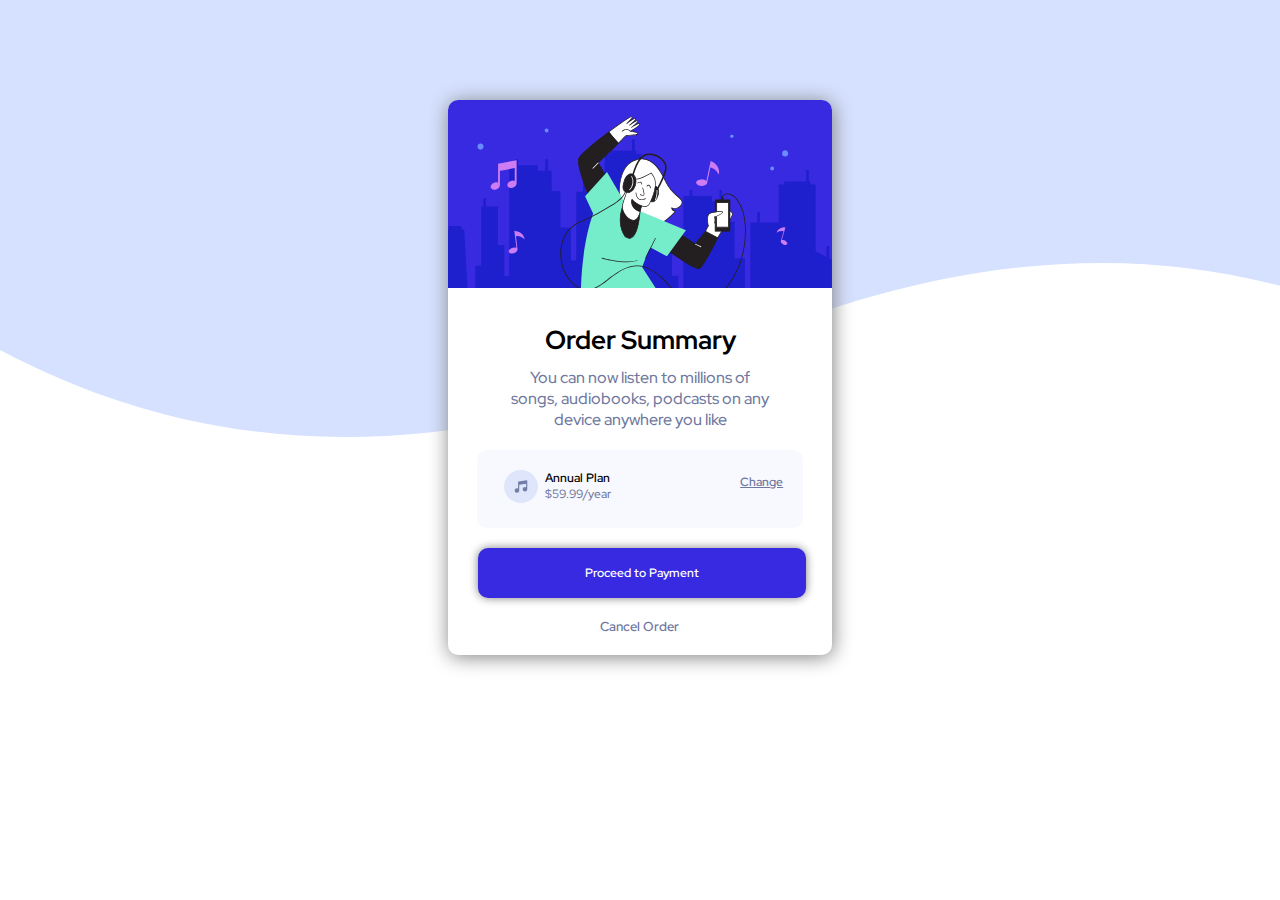
<file: index.html>
<!DOCTYPE html>
<html lang="en">

<head>
    <meta charset="UTF-8">
    <meta http-equiv="X-UA-Compatible" content="IE=edge">
    <meta name="viewport" content="width=device-width, initial-scale=1.0">
    <title>Document</title>
    <link rel="stylesheet" href="style.css">
    <link rel="shortcut icon" href="favicon.ico" type="image/x-icon">
</head>

<body class="bgs">
    <main class="bg">
        <div class="card">
            <div class="">
                <div>
                    <img src="img/illustration-hero.svg" alt="" class="card-img">
                </div>
            </div>
            <div class="bg1">
                <div>
                    <h1 class="text1">Order Summary</h1>
                    <p class="text2">You can now listen to millions of songs, audiobooks, podcasts on any device anywhere you like</p>
                </div>
            </div>
            <div class="bg2">
                <div class="bg3">
                    <div class="bg6">
                        <img src="img/icon-music.svg" alt="" class="bg6-img">
                    </div>
                    <div class="bg4">
                        <div>
                            <p class="para1">Annual Plan</p>
                        </div>
                        <div>
                            <p class="para2">$59.99/year</p>
                        </div>
                    </div>
                </div>
                <div class="bg5">
                    <a href="#" class="para3">Change</a>
                </div>
            </div>
            <div class="bg7">
                <button class="pyt">Proceed to Payment</button>
                <p class="pyt2">Cancel Order</p>
            </div>
        </div>
    </main>
</body>

</html>
</file>
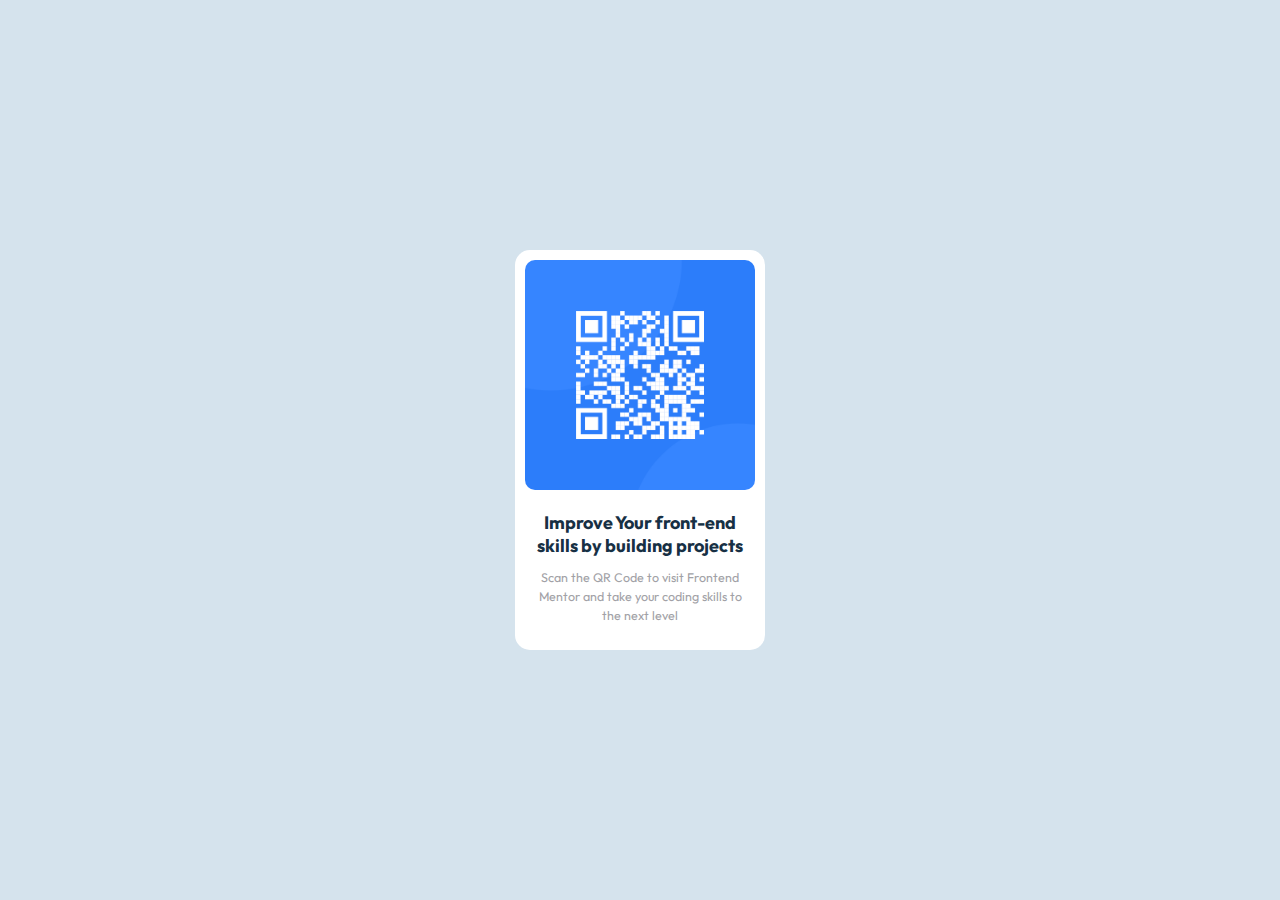
<file: task1/index.html>
<!DOCTYPE html>
<html lang="en">
<head>
    <meta charset="UTF-8">
    <meta http-equiv="X-UA-Compatible" content="IE=edge">
    <meta name="viewport" content="width=device-width, initial-scale=1.0">
    <title>Task One</title>
    <link rel="stylesheet" href="style.css">
    <link rel="shortcut icon" href="img/favicon.png" type="image/x-icon">
    <link rel="stylesheet" href="https://fonts.googleapis.com/css?family=Outfit">
</head>
<body class="flex">
    <main class="one">
        <div class="two">
                <img src="img/image-qr-code.png" alt="" class="img">
                
                <h1 class="pd">Improve Your front-end skills by building projects</h1>
                <p class="pd"><small>Scan the QR Code to visit Frontend Mentor and take your 
                    coding skills to the next level</small></p>
        </div>
    </main>
    
</body>
</html>
</file>
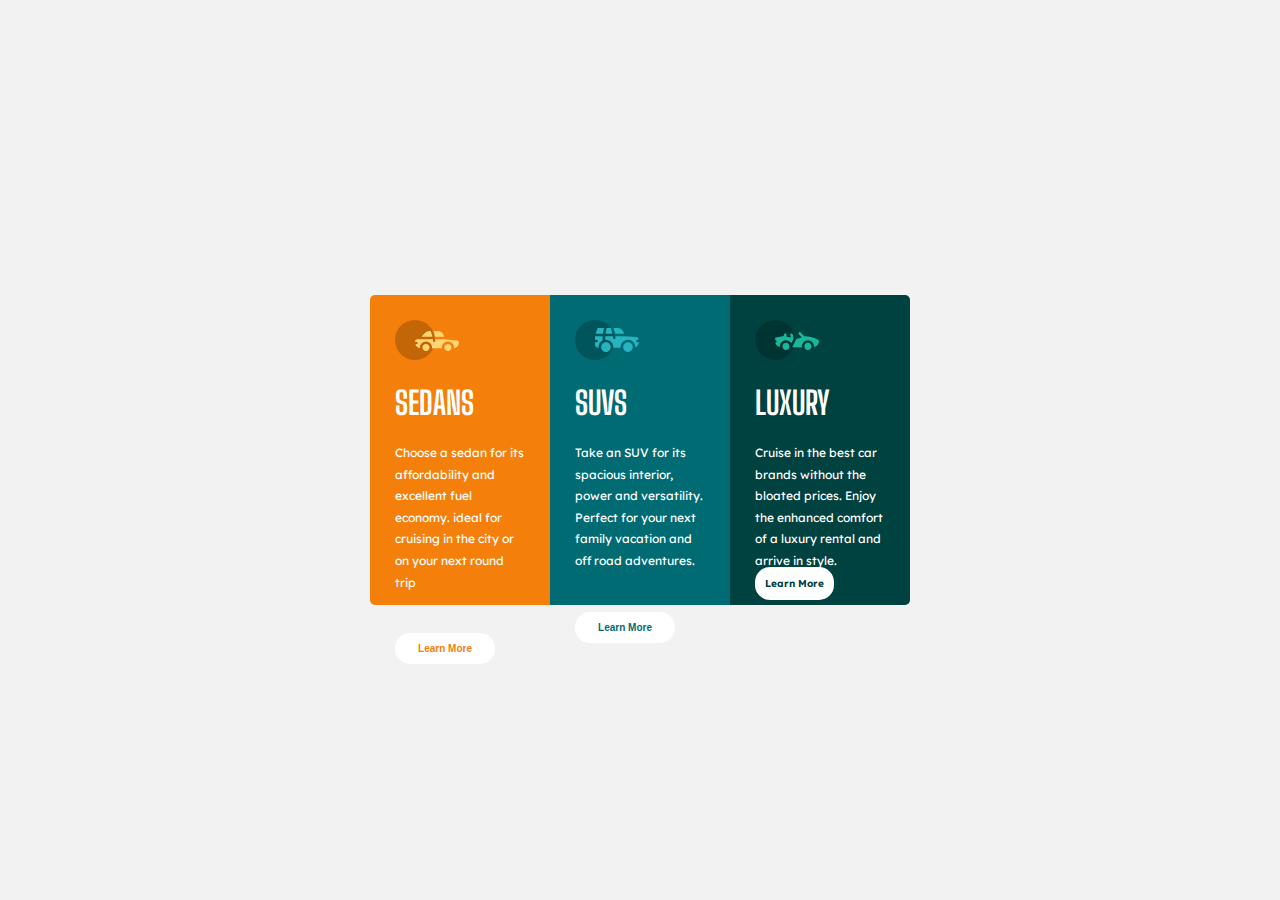
<file: task2/index.html>
<!DOCTYPE html>
<html lang="en">
<head>
    <meta charset="UTF-8">
    <meta http-equiv="X-UA-Compatible" content="IE=edge">
    <meta name="viewport" content="width=device-width, initial-scale=1.0">
    <title>3 Column Preview Card Component</title>
    <link rel="stylesheet" href="style.css">
    <link rel="shortcut icon" href="img/favicon.png" type="image/x-icon" />
</head>
<body>
    <main>
        <div class="main">
            <div class="sedan ">
                <img src="img/icon-sedans.svg" alt="">
                <h2 class="heading">SEDANS</h2>
                <p class="paragraph">Choose a sedan for its affordability and excellent fuel economy.
                    ideal for cruising in the city or on your next round trip
                </p>
                <button class="btn btn1">Learn More</button>
            </div>
            <div class="suv">
                <img src="img/icon-suvs.svg" alt="">
                <h2 class="heading">SUVS</h2>
                <p class="paragraph">Take an SUV for its spacious interior, power and versatility.
                    Perfect for your next family vacation and off road adventures.
                </p>
                <button class="btn btn2">Learn More</button>
            </div>
            <div class="luxury">
                <img src="img/icon-luxury.svg" alt="">
                <h2 class="heading">LUXURY</h2>
                <p class="paragraph"> Cruise in the best car brands without the bloated prices.
                    Enjoy the enhanced comfort of a luxury rental and arrive in style.
                </p>
                <a href="" class="btn btn3">Learn More</a>
                <!-- <button class="btn btn3">Learn More</button> -->
            </div>
        </div>
    </main>
</body>

</html>
</file>
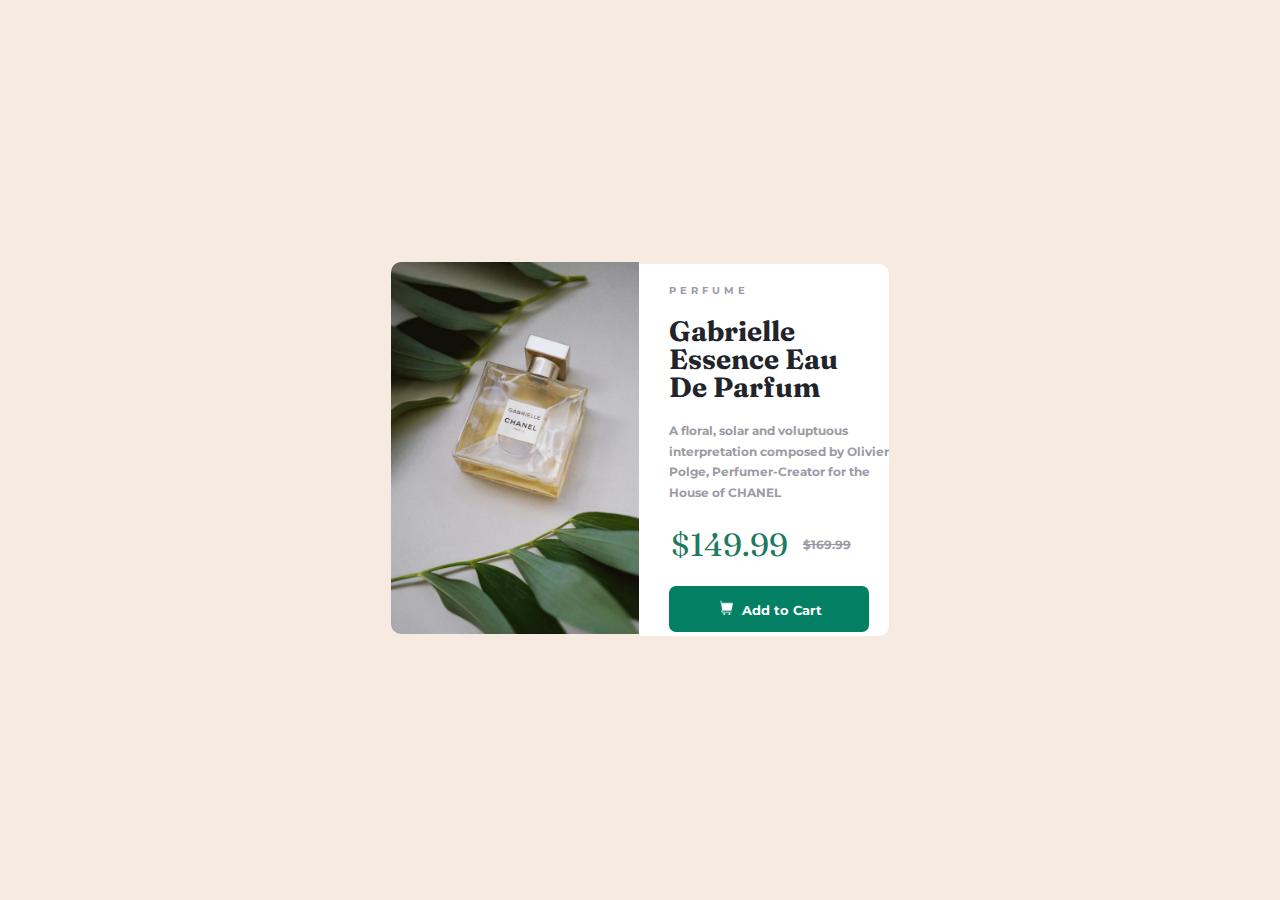
<file: task3/index.html>
<!DOCTYPE html>
<html lang="en">
<head>
    <meta charset="UTF-8">
    <meta http-equiv="X-UA-Compatible" content="IE=edge">
    <meta name="viewport" content="width=device-width, initial-scale=1.0">
    <title>Product preview card component</title>
    <link rel="stylesheet" href="style.css">
    <link rel="stylesheet" href="https://cdnjs.cloudflare.com/ajax/libs/font-awesome/4.7.0/css/font-awesome.min.css">
    <link rel="shortcut icon" href="favicon.ico" type="image/x-icon">
</head>
<body>
    <main class="row">
        <picture>
            <source srcset="img/image-product-mobile.jpg" class="product-image2" media="(max-width: 375px)" style="width:500px;">
            <source srcset="img/image-product-desktop.jpg" media="(max-width: 1440px)">
            <img src="img/image-product-desktop.jpg" alt="image-product-desktop" style="width:auto;">
          </picture>
            <!-- <img src="img/image-product-desktop.jpg" alt="image-product-desktop" class="product-image"> -->
        <div class="text-area">
            <h1>PERFUME</h1>
            <h2>Gabrielle Essence Eau De Parfum</h2>
            <h3> A floral, solar and voluptuous interpretation composed by
                Olivier Polge, Perfumer-Creator for the House of CHANEL
            </h3>
            <div class="currency">
                <table style="width:100%">
                    <tr>
                      <td class="h4">$149.99</td>
                      <td class="h5">$169.99</td>
                    </tr>
                  </table>
                <!-- <h4>$149.99</h4>
                <h5>$169.99</h5> -->
            </div>
            <a href="#"> <img src="img/263142.png" alt="" class="image"> Add to Cart</a>

        </div>
    </main>
</body>
</html>
</file>
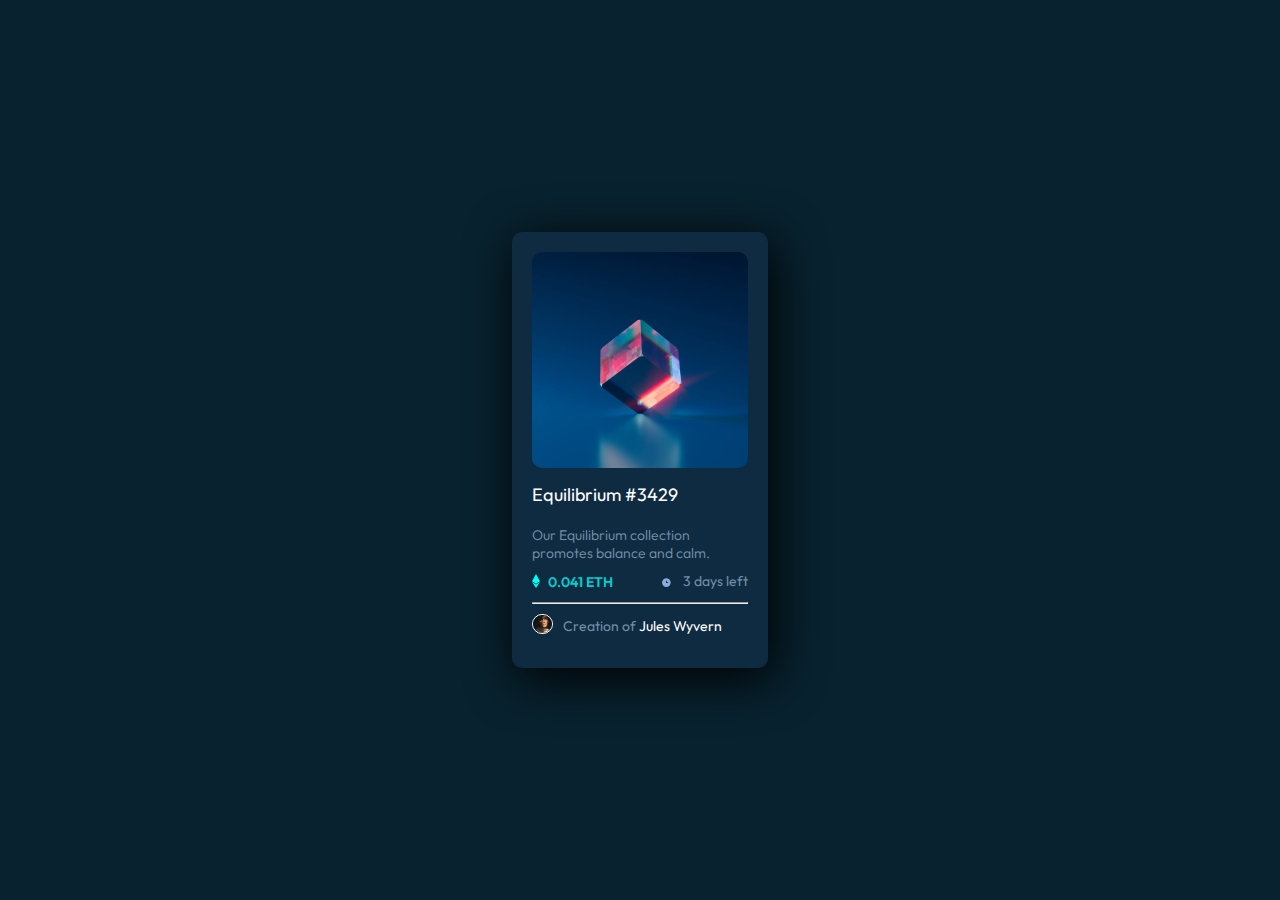
<file: task4/index.html>
<!DOCTYPE html>
<html lang="en">

<head>
    <meta charset="UTF-8">
    <meta http-equiv="X-UA-Compatible" content="IE=edge">
    <meta name="viewport" content="width=device-width, initial-scale=1.0">
    <title>Document</title>
    <link rel="stylesheet" href="style.css">
    <link rel="shortcut icon" href="img/favicon-32x32.png" type="image/x-icon">
</head>

<body>
    <div class="bg">
        <div class="card">
            <div class="image-container">
                <img src="img/image-equilibrium.jpg" alt="Equilibrium" class="main-image">
                <div class="overlay"></div>
                <img src="img/icon-view.svg" alt="view icon" class="view">
            </div>
            <div>
                <h1 class="card-img">Equilibrium #3429</h1>
            </div>
            <div>
                <p class="card-para">Our Equilibrium collection promotes balance and calm.</p>
            </div>
            <div class="card-data">
                <div class="card-data1">
                    <div class="card-data1a">
                        <img src="img/icon-ethereum.svg" alt="" class="ethereum">
                    </div>
                    <div class="card-data1b">
                        <p class="data-text">0.041 ETH </p>
                    </div>
                </div>
                <div class="card-data2">
                    <div class="card-data2a">
                        <img src="img/icon-clock.svg" alt="" class="clock">
                    </div>
                    <div class="card-data2b">
                        <p class="card-text2">3 days left</p>
                    </div>
                </div>
            </div>
            <div>
                <hr>
            </div>
            <div class="footer">
                <div class="footer1">
                    <img src="img/image-avatar.png" alt="" class="avatar">
                </div>
                <div class="footer2">
                    <p class="footer-text">Creation of <span class="footer-text2"> <a href="#" class="footer-text3"> Jules Wyvern</a></span> </p>
                </div>
            </div>
        </div>
    </div>
</body>

</html>
</file>
<file: style.css>
@import url('https://fonts.googleapis.com/css2?family=Red Hat Display:wght@100;200;300;400;500&display=swap');


*{
    margin: 0px;
    padding: 0px;
    box-sizing: border-box;
    font-family:'Red Hat Display';

}


.bg{
    background-image: url(img/pattern-background-desktop.svg);
    display: flex;
    justify-content: center;
    height: auto;
    background-repeat: no-repeat;
    /* background-size: contain; */
}


.card{
    width: 30%;
    border-radius: 10px;
    background-color: white;
    text-align: center;  
    display: flex;
    flex-direction: column;
    margin: 100px 10px;
    box-shadow: 1px 2px 20px 0px grey;

}

.card-img{
    width: 100%;
    border-radius: 10px 10px 0 0;
}

.bg1{
    margin: 20px;
}

.bg2{
    background-color: #F8F9FE;
    border-radius: 10px;
    width: 85%;
    text-align: center;
    justify-content: space-between;
    display: flex;
    flex-direction: row;
    
    align-self: center; 
    padding: 20px;
}

.bg3{
    width: 50%;
    display: flex;
    flex-direction: row;
}


.bg4{
    display: flex;
    flex-direction: column;
}



.bg6-img{
    width: 70%;
}

.para1{
    font-size: 12px;
    font-weight: 600;
}

.para2{
    font-size: 12px;
    font-weight: 500;
    color: #6F78A0;
}

.para3{
    font-size: 12px;
    font-weight: 600;
    color: #6F78A0;
}

.bg7{
    width: 95%;
    align-self: center; 
}


.pyt{
    background-color: #382AE1;
    border-radius: 10px;
    text-align: center;
    color: white;
    align-self: center; 
    margin: 20px;
    height: 50px;
    cursor: pointer;
    width: 90%;
    font-size: 12px;
    font-weight: 600;
    border: none;
    box-shadow: 0px 0px 10px 0 grey;

}

.pyt2{
    font-size: 13px;
    font-weight: 600;
    padding-bottom: 20px;
    color: #6F78A0;

}


.text1{
    font-size: 26px;
    font-weight: 700;
    margin: 10px 20px;
}


.text2{
    font-size: 16px;
    font-weight: 500;
    padding: 0 40px;
    color: #6F78A0;
}
</file>
<file: task1/style.css>
*{
    margin: 0px;
    padding: 0px;
    box-sizing: border-box;
}

body{
    background-color: #D5E3ED;
    font-size: 15px;    
}




.two{
    background-color: #ffffff;
    width: 250px;
    border-radius: 15px;
    height: 400px;
    padding: 10px;
    position: absolute;
    top: 50%;
    left: 50%;
    margin: 0;
    transform: translate(-50%, -50%);
}

.img{
    width: 230px;
    border-radius: 10px;
    margin-bottom: 7px;
}

.pd{
    margin: 10px;
    text-align: center;
}

p{
    font-size: 15px;
    font-family: Outfit;
    color: #A1A1A6;
}

h1{
    font-family: Outfit;
    font-size: 18px;
    color: #173044;
}
</file>
<file: task2/style.css>
@import url('https://fonts.googleapis.com/css?family=Lexend Deca');
@import url('https://fonts.googleapis.com/css?family=Big Shoulders Display');


*{
    margin: 0px;
    padding: 0px;
    box-sizing: border-box;
}

body{
    background-color: #F2F2F2;
    font-family: 'Lexend Deca';
    font-size: 15px;
}

main{
    display: flex;
    justify-content: center;
    /* height: 10vh; */
    flex-direction: row;

}

.main{
    max-width: 100%;
    width: 100%;
    margin: auto;
    display: flex;
    justify-content: center;
    align-items: center;
    height: 100vh;
    /* width: 100vh; */

    
    
}

.sedan{
    background-color: #F4800B;
    color: #ffffff;
    padding: 25px;
    border-radius: 5px 0px 0px 5px;
    height: 310px;
    width: 180px;
}

.suv{
    background-color: #006B73;
    color: #ffffff;
    padding: 25px;
    height: 310px;
    width: 180px;
}

.luxury{
    background-color: #004240;
    color: white;
    padding: 25px;
    border-radius: 0px 5px 5px 0px;
    height: 310px;
    width: 180px;

}

.heading{
    margin-top: 20px;
    margin-bottom: 20px;
    font-family: 'Big Shoulders Display';
    font-weight: 700;
    font-size: xx-large;

}

.paragraph{
    font-size: 12px;
    line-height: 1.8;
    color: #fff;
}

.second{
    font-size: 10px;
    line-height: 1.7;
}

.btn{
    background-color: #ffffff;
    border: none;
    border-radius: 15px;
    margin-top: 40px;
    /* margin-bottom: 40px; */
    padding: 10px;
    width: 100px;
    font-size: 10px;
    font-weight: bold;
    text-decoration: none;
}

.btn1{
    color: #F4800B;
}

.btn1:hover{
    background-color: #F4800B;
    border: 1px solid white;
    color: white;
    cursor: pointer;
}

.btn2{
    color: #006B73;
}

.btn2:hover{
    background-color: #006B73;
    border: 1px solid white;
    color: white;
    cursor: pointer;
}

.btn3{
    color: #004240;
}

.btn3:hover{
    background-color: #004240;
    border: 1px solid white;
    color: white;
    cursor: pointer;
}






  @media screen and (max-width: 600px) {
    .main {
        display: flex;
        flex-direction: column;
        margin-top: 300px;
        margin-bottom: 300px;


    }
    .sedan{
        border-radius: 5px 5px 0px 0px;
    }
    .suv{
        border-radius: 0px 0px 0px 0px;
    }
    .luxury{
        border-radius: 0px 0px 5px 5px;
    }
}
</file>
<file: task3/style.css>
@import url('https://fonts.googleapis.com/css?family=Montserrat');
@import url('https://fonts.googleapis.com/css?family=Fraunces');


*{
    margin: 0px;
    padding: 0px;
    box-sizing: border-box;
}

body{
    background-color: #F6EAE1;

}

main{
    display: flex;
    justify-content: center;
    /* flex-direction: row; */
    /* background-color: #fff; */
    /* margin: auto; */
    height: 100vh;
    /* width: 500px; */
    align-items: center;
    /* justify-items: center; */

}

img{
    height: 29vw;
    border-radius: 10px 0px 0px 10px;
    width: 250px;
}

/* .product-image2{
    height: 29vw;
    border-radius: 150px 150px 0px 0px;
    width: 250px;
} */

.text-area{
    background-color: #fff;
    height: 29vw;
    border-radius: 0px 10px 10px 0px;
    width: 250px;


}

h1{
    font-size: x-small;
    padding: 20px;
    color: #9C9BA4;
    font-family: Montserrat;
    letter-spacing: 4px;
    margin-left: 10px;


}

h2{
    font-size: 28px;
    font-weight: 700;
    color: #21242A;
    font-family: Fraunces;
    margin-left: 30px;
    line-height: 1.0;
    max-width: 200px;

}

h3{
    font-size: 12px;
    padding-top: 20px;
    color: #9C9BA4;
    font-family: Montserrat;
    margin-left: 30px;
    line-height: 1.7;

}

.currency{
    display: flex;
    width: 100%;
    margin-left: 30px;
    padding-top: 20px;
    padding-bottom: 20px;



}

.h4{
    color: #207960;
    font-family: Fraunces;
    font-size: xx-large;
    width: 130px;

}

.h5{
    text-decoration: line-through;
    color: #9C9BA4;
    font-size: 12px;
    font-weight: bold;
    font-family: Montserrat;

}

a:link, a:visited {
    background-color: #038063;
    color: white;
    padding: 14px 25px;
    text-align: center;
    text-decoration: none;
    display: inline-block;
    cursor: pointer;
    border-radius: 7px;
    margin-left: 30px;
    width: 200px;
    font-family: Montserrat;
    font-size: small;
    font-weight: bold;
  }

  a:hover{
    background-color: #004334;
  }

  .image{
    width: auto;
    height: 15px;
  }

  @media screen and (max-width: 600px) {
    main {
        display: flex;
        flex-direction: column;
        border-radius: 10px 10px 0px 0px;


    }
    .product-image2{
        border-radius: 100px 100px 0px 0px;
    }
    .suv{
        border-radius: 0px 0px 0px 0px;
    }
    .luxury{
        border-radius: 0px 0px 5px 5px;
    }
}

/* @media screen and (max-width: 600px) {
    .row {
        display: flex;
        flex-direction: column;
    }
} */
</file>
<file: task4/style.css>
@import url('https://fonts.googleapis.com/css2?family=Outfit:wght@100;200;300;400;500&display=swap');


*{
    margin: 0px;
    padding: 0px;
    box-sizing: border-box;
    font-family: 'Outfit', sans-serif;
}

.bg{
    background-color: #08222F;
    display: flex;
    justify-content: center;
    align-items: center;
    height: 100vh;
    width: 100%;
}

.card{
    background-color: #0E2B41;
    width: 20%;
    padding: 20px;
    border-radius: 10px;
    box-shadow: 5px 10px 50px black;

}

.main-image {
    display: block;
    max-width: 300px;
    width: 100%;
    height: auto;
    border-radius: 10px;
  }
  
  .overlay {
    position: absolute;
    top: 0;
    bottom: 0;
    left: 0;
    right: 0;
    height: 100%;
    width: 100%;
    opacity: 0;
    background-color: #00FFF7;
    border-radius: 10px;
  }
  
  .view {
    position: absolute;
    top: 50%;
    left: 50%;
    transform: translate(-50%, -50%);
    text-align: center;
    display: none;
  }


  body {
    color: var(--colour-blue);
    /* font-weight: 300;
    line-height: 1.6; */
  }

  .image-container:hover .overlay {
    opacity: 0.5;
    cursor: pointer;
  }
  
  .image-container:hover .overlay + .view {
    display: block;
  }

  .image-container {
    position: relative;
    margin: 0 auto;
    width: 100%;
    max-width: 300px;
  }

h1{
    color: white;
    font-size: 18px;
    font-weight: 400;
    padding: 15px 0 10px 0;
}

.card-para{
    color: #708EA8;
    font-weight: 350;
    font-size: 14px;
    padding: 10px 0 10px 0;
}



.card-data{
    display: flex;
    justify-content: space-between;
    padding: 0 0 10px 0;
}


.data-text{
    color: #00CFD1;
    font-size: 14px;
    font-weight: 600;

}


.card-text2{
    color: #708EA8;
    font-weight: 400;
    font-size: 14px;
    text-align: left;
}


.footer{
    display: flex;
    justify-content: center;
    align-items: center;
    padding: 10px 0;
    width: 100%;
    height: 100%;
    text-decoration: none;

}

.card-data1{
    display: flex;
    justify-content: left;
    align-items: center;
    width: 50%;
}

.card-data1a{
    width: 15%;
}

.card-data2{
    display: flex;
    justify-content: right;
    align-items: right;
    width: 50%;
}

.card-data2a{
    width: 20%;
}


.avatar{
    width: 100%;
    border-radius: 50%;
    /* height: 100%; */
    border: 1px solid white;
}


.footer-text{
    color: #708EA8;
    
    /* align-items: flex-start; */

}

.footer-text2{
    color: white;

}

.card-img:hover{
    color: #00CFCC;
    /* text-decoration: none; */
    cursor: pointer;
}


.footer-text3{
    color: white;
    text-decoration: none;

}

.footer-text3:hover{
    color: #00CFCC;

}

.footer1{
    width: 10%;
    margin-right: 10px;
}
.footer2{
    width: 90%;
    font-size: 14px;
    font-weight: 400;
}

hr{
    color: rgb(165, 153, 153);
    height: 1px;
}

.clock, .ethereum{
    width: 50%;


}


@media screen and (max-width:375px) {
    .card{
        width: 90%;
        padding: 20px;
        border-radius: 10px;
        box-shadow: 5px 10px 50px black;
    
    }

    .footer2{
        width: 90%;
        font-size: medium;
        font-weight: 400;
    }


    .footer-text2{
        color: white;
        font-size: medium;
        font-weight: 400;
    
    }

    .data-text{
        font-size: medium;
        font-weight: bold;
    
    }

    .card-data2a{
        width: 25%;
    }


    .card-text2{
        font-weight: bold;
        font-size: medium;
        text-align: left;
    }
    
}
</file>
